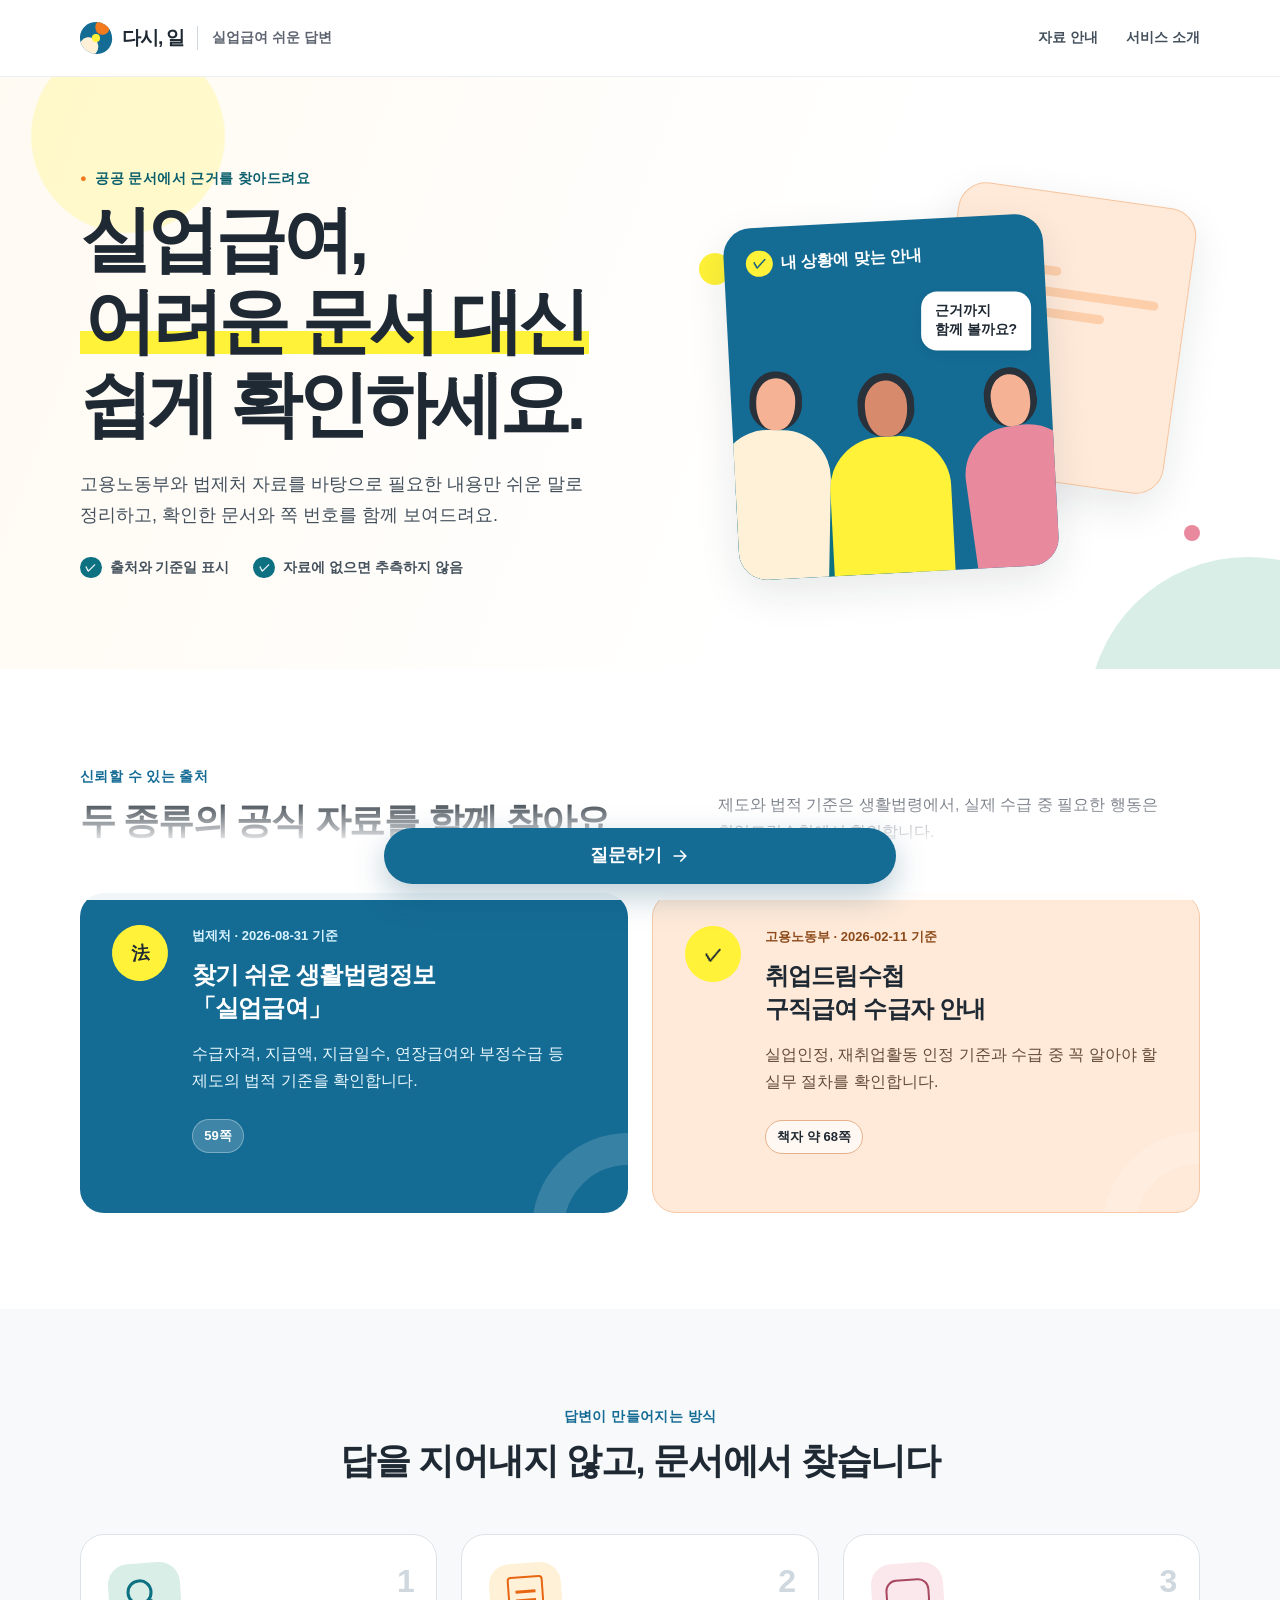
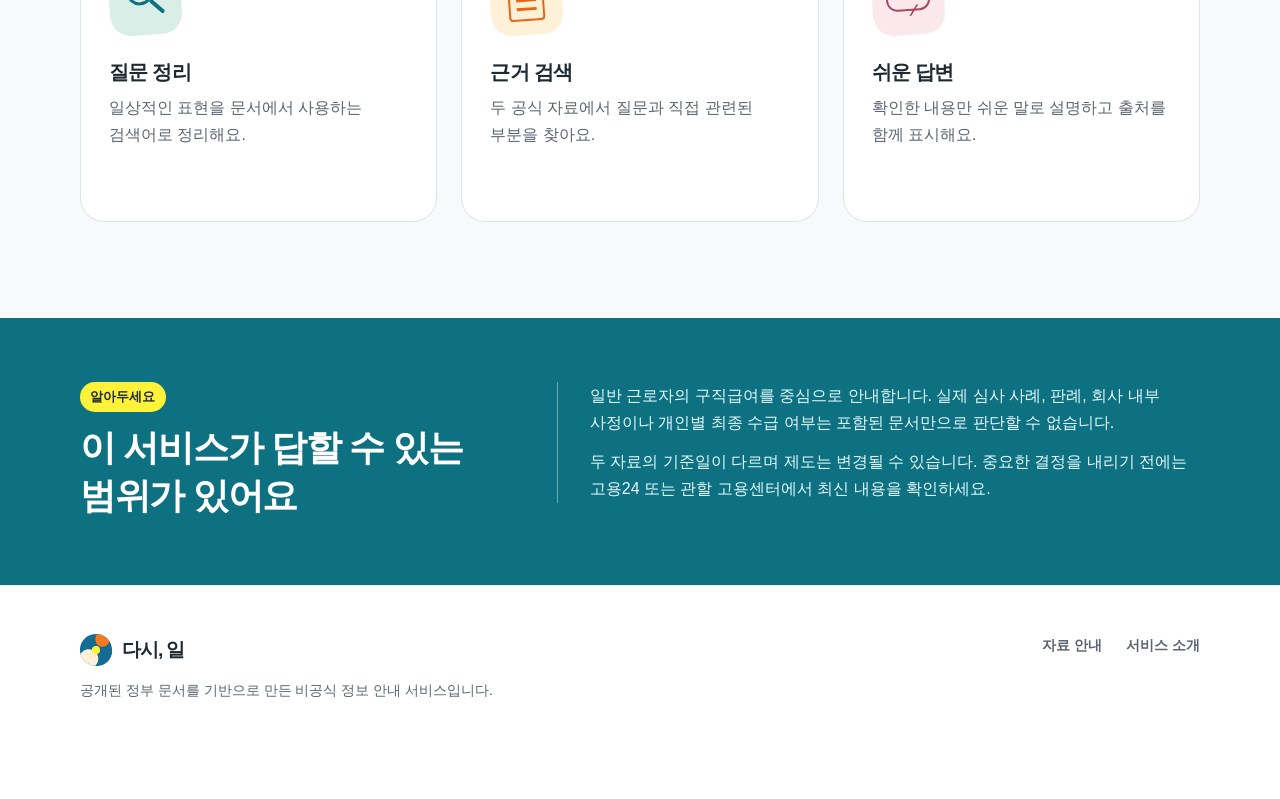
<file: static/index.html>
<!doctype html>
<html lang="ko">
<head>
  <meta charset="utf-8">
  <meta name="viewport" content="width=device-width, initial-scale=1">
  <meta name="description" content="고용노동부와 법제처 문서에서 실업급여 정보를 찾아 쉬운 말과 근거로 안내합니다.">
  <title>다시, 일 - 실업급여 쉬운 답변</title>
  <link rel="icon" href="/static/favicon.svg" type="image/svg+xml">
  <link rel="stylesheet" href="/static/css/tokens.css">
  <link rel="stylesheet" href="/static/css/components.css">
  <link rel="stylesheet" href="/static/css/app.css">
  <script src="/static/js/app.js" defer></script>
</head>
<body
  data-api-url="https://glejbvabumaf7sp46v5p4q5ieq0xzyqu.lambda-url.ap-northeast-2.on.aws/ask"
  data-feedback-url="https://glejbvabumaf7sp46v5p4q5ieq0xzyqu.lambda-url.ap-northeast-2.on.aws/feedback"
>
  <a class="skip-link" href="#main">본문으로 바로가기</a>

  <header class="site-header">
    <div class="container header-inner">
      <a class="brand" href="/" aria-label="다시, 일 홈">
        <span class="brand-mark" aria-hidden="true"><span></span></span>
        <span class="brand-name">다시, 일</span>
        <span class="brand-label">실업급여 쉬운 답변</span>
      </a>
      <nav class="site-nav" aria-label="주요 메뉴">
        <a href="#sources">자료 안내</a>
        <a href="#about">서비스 소개</a>
      </nav>
    </div>
  </header>

  <main id="main">
    <section class="hero" aria-labelledby="hero-title">
      <div class="container hero-grid">
        <div class="hero-copy">
          <p class="eyebrow"><span aria-hidden="true">●</span> 공공 문서에서 근거를 찾아드려요</p>
          <h1 id="hero-title">실업급여,<br><mark>어려운 문서 대신</mark> 쉽게 확인하세요.</h1>
          <p class="hero-description">
            고용노동부와 법제처 자료를 바탕으로 필요한 내용만 쉬운 말로 정리하고,
            확인한 문서와 쪽 번호를 함께 보여드려요.
          </p>
          <ul class="hero-points" aria-label="서비스 특징">
            <li><span class="point-icon" aria-hidden="true">✓</span> 출처와 기준일 표시</li>
            <li><span class="point-icon" aria-hidden="true">✓</span> 자료에 없으면 추측하지 않음</li>
          </ul>
        </div>

        <div class="hero-visual" aria-hidden="true">
          <div class="sun-dot sun-dot-one"></div>
          <div class="sun-dot sun-dot-two"></div>
          <div class="guide-card guide-card-back">
            <span class="guide-card-kicker">CHECK</span>
            <span class="guide-card-line short"></span>
            <span class="guide-card-line"></span>
            <span class="guide-card-line medium"></span>
          </div>
          <div class="guide-card guide-card-front">
            <div class="guide-card-head">
              <span class="guide-check">✓</span>
              <strong>내 상황에 맞는 안내</strong>
            </div>
            <div class="person-scene">
              <div class="person person-one"><i></i><b></b></div>
              <div class="person person-two"><i></i><b></b></div>
              <div class="person person-three"><i></i><b></b></div>
            </div>
            <div class="speech-bubble">근거까지<br>함께 볼까요?</div>
          </div>
        </div>
      </div>
    </section>

    <section id="sources" class="sources-section" aria-labelledby="sources-title">
      <div class="container">
        <div class="section-heading split-heading">
          <div>
            <p class="section-kicker">신뢰할 수 있는 출처</p>
            <h2 id="sources-title">두 종류의 공식 자료를 함께 찾아요</h2>
          </div>
          <p>제도와 법적 기준은 생활법령에서, 실제 수급 중 필요한 행동은 취업드림수첩에서 확인합니다.</p>
        </div>
        <div class="source-grid">
          <article class="source-card source-blue">
            <div class="source-icon" aria-hidden="true">法</div>
            <div>
              <span class="source-label">법제처 · 2026-08-31 기준</span>
              <h3>찾기 쉬운 생활법령정보<br>「실업급여」</h3>
              <p>수급자격, 지급액, 지급일수, 연장급여와 부정수급 등 제도의 법적 기준을 확인합니다.</p>
              <span class="page-count">59쪽</span>
            </div>
          </article>
          <article class="source-card source-orange">
            <div class="source-icon" aria-hidden="true">✓</div>
            <div>
              <span class="source-label">고용노동부 · 2026-02-11 기준</span>
              <h3>취업드림수첩<br>구직급여 수급자 안내</h3>
              <p>실업인정, 재취업활동 인정 기준과 수급 중 꼭 알아야 할 실무 절차를 확인합니다.</p>
              <span class="page-count">책자 약 68쪽</span>
            </div>
          </article>
        </div>
      </div>
    </section>

    <section id="about" class="how-section" aria-labelledby="how-title">
      <div class="container">
        <div class="section-heading centered-heading">
          <p class="section-kicker">답변이 만들어지는 방식</p>
          <h2 id="how-title">답을 지어내지 않고, 문서에서 찾습니다</h2>
        </div>
        <ol class="step-grid">
          <li>
            <span class="step-number">1</span>
            <div class="step-icon step-search" aria-hidden="true"></div>
            <h3>질문 정리</h3>
            <p>일상적인 표현을 문서에서 사용하는 검색어로 정리해요.</p>
          </li>
          <li>
            <span class="step-number">2</span>
            <div class="step-icon step-document" aria-hidden="true"></div>
            <h3>근거 검색</h3>
            <p>두 공식 자료에서 질문과 직접 관련된 부분을 찾아요.</p>
          </li>
          <li>
            <span class="step-number">3</span>
            <div class="step-icon step-answer" aria-hidden="true"></div>
            <h3>쉬운 답변</h3>
            <p>확인한 내용만 쉬운 말로 설명하고 출처를 함께 표시해요.</p>
          </li>
        </ol>
      </div>
    </section>

    <section class="scope-section">
      <div class="container scope-card">
        <div class="scope-title">
          <span aria-hidden="true">알아두세요</span>
          <h2>이 서비스가 답할 수 있는 범위가 있어요</h2>
        </div>
        <div class="scope-content">
          <p>일반 근로자의 구직급여를 중심으로 안내합니다. 실제 심사 사례, 판례, 회사 내부 사정이나 개인별 최종 수급 여부는 포함된 문서만으로 판단할 수 없습니다.</p>
          <p>두 자료의 기준일이 다르며 제도는 변경될 수 있습니다. 중요한 결정을 내리기 전에는 고용24 또는 관할 고용센터에서 최신 내용을 확인하세요.</p>
        </div>
      </div>
    </section>
  </main>

  <footer class="site-footer">
    <div class="container footer-inner">
      <div>
        <a class="brand footer-brand" href="/">
          <span class="brand-mark" aria-hidden="true"><span></span></span>
          <span class="brand-name">다시, 일</span>
        </a>
        <p>공개된 정부 문서를 기반으로 만든 비공식 정보 안내 서비스입니다.</p>
      </div>
      <div class="footer-links">
        <a href="#sources">자료 안내</a>
        <a href="#about">서비스 소개</a>
      </div>
    </div>
  </footer>

  <dialog id="question-dialog" class="question-dialog" aria-labelledby="question-dialog-title">
    <div class="dialog-panel">
      <div class="dialog-header">
        <div>
          <p class="section-kicker">질문하기</p>
          <h2 id="question-dialog-title">어떤 점이 궁금하신가요?</h2>
        </div>
        <button id="close-question-dialog" class="icon-button" type="button" aria-label="질문 창 닫기">×</button>
      </div>

      <div id="question-composer" class="question-card">
        <form id="ask-form" novalidate>
          <label class="sr-only" for="question">실업급여 질문</label>
          <textarea
            id="question"
            name="question"
            rows="4"
            maxlength="1000"
            placeholder="예: 계약기간이 끝나서 퇴사했는데 실업급여를 받을 수 있나요?"
            required
            aria-invalid="false"
            aria-describedby="question-help question-error"
          ></textarea>
          <div class="composer-footer">
            <p id="question-help" class="privacy-note">
              <span aria-hidden="true">ⓘ</span> 이름, 주민번호, 회사명 같은 개인정보는 입력하지 마세요.
            </p>
            <span id="char-count" class="char-count" aria-live="polite">0 / 1000</span>
          </div>
          <p id="question-error" class="field-error" role="alert"></p>

          <div class="examples" aria-labelledby="example-title">
            <p id="example-title">눌러서 바로 물어보세요</p>
            <div class="chip-row">
              <button class="chip example-chip" type="button">같은 회사에서 재계약한 뒤 계약만료되면 실업급여를 받을 수 있나요?</button>
              <button class="chip example-chip" type="button">실업급여 180일은 실제 출근일 기준인가요?</button>
              <button class="chip example-chip" type="button">2차 실업인정 때 취업특강만 들어도 되나요?</button>
              <button class="chip example-chip" type="button">실업급여 신청 전 단기알바 소득도 신고해야 하나요?</button>
              <button class="chip example-chip" type="button">재취업 후 계약이 끝나면 남은 실업급여를 다시 받을 수 있나요?</button>
            </div>
          </div>

          <div class="dialog-submit-bar">
            <button class="button button-primary" type="submit">
              <span>질문 보내기</span>
              <svg aria-hidden="true" viewBox="0 0 24 24"><path d="M5 12h14M13 6l6 6-6 6"/></svg>
            </button>
          </div>
        </form>
      </div>

      <section id="response-section" class="dialog-response" aria-label="질문 결과" hidden>
        <div id="loading" class="response-state loading-card" hidden aria-live="polite" aria-busy="true">
          <div class="loading-symbol" aria-hidden="true"><span></span><span></span><span></span></div>
          <div>
            <strong id="loading-title">관련 문서를 찾고 있어요</strong>
            <p id="loading-message">질문을 문서에 쓰인 표현으로 정리하고 있습니다.</p>
          </div>
        </div>

        <section id="answer-section" class="answer-section" hidden aria-labelledby="answer-title" tabindex="-1">
          <div class="answer-card">
            <div class="answer-head">
              <div>
                <span id="answer-status" class="status-badge status-confirmed">
                  <span aria-hidden="true">✓</span> 자료에서 확인했어요
                </span>
                <h2 id="answer-title">답변</h2>
              </div>
              <button id="copy-answer" class="icon-button" type="button" aria-label="답변 복사">
                <svg aria-hidden="true" viewBox="0 0 24 24"><rect x="8" y="8" width="11" height="11" rx="2"/><path d="M16 8V6a2 2 0 0 0-2-2H6a2 2 0 0 0-2 2v8a2 2 0 0 0 2 2h2"/></svg>
              </button>
            </div>
            <p class="answer-question"><span>내 질문</span> <span id="answer-question"></span></p>
            <div id="answer-content" class="answer-content"></div>
            <div id="refusal-help" class="refusal-help" hidden>
              <strong>이렇게 해보세요</strong>
              <ul>
                <li>상황을 조금 더 구체적으로 적어 다시 질문해 보세요. 예: 퇴사 사유, 근무 기간</li>
                <li>개인 상황은 고용노동부 고객상담센터 <a href="tel:1350">☎ 1350</a>이나 관할 고용센터에 문의하세요.</li>
              </ul>
            </div>
            <div id="answer-meta" class="answer-meta"></div>
          </div>

          <div id="citations-section" class="citations-block">
            <div class="subsection-heading">
              <div>
                <p class="section-kicker">확인한 자료</p>
                <h3>답변의 근거를 직접 확인해 보세요</h3>
              </div>
              <span id="citation-count" class="count-badge"></span>
            </div>
            <div id="citation-list" class="citation-list"></div>
          </div>

          <div class="decision-note">
            <span class="decision-note-icon" aria-hidden="true">!</span>
            <p><strong>최종 수급 여부는 고용센터가 개인 상황과 제출 서류를 확인해 판단합니다.</strong><br>이 답변은 공식 문서를 쉽게 찾아보기 위한 참고 정보예요.</p>
          </div>

          <section id="feedback-section" class="feedback-card" aria-labelledby="feedback-title">
            <div id="feedback-prompt">
              <h3 id="feedback-title">이 답변이 도움이 됐나요?</h3>
              <p>평가는 더 정확한 답변을 만드는 데 활용됩니다.</p>
              <div class="feedback-buttons">
                <button class="button button-secondary feedback-rating" type="button" data-rating="helpful" aria-label="도움이 됐어요">👍 도움이 됐어요</button>
                <button class="button button-secondary feedback-rating" type="button" data-rating="not_helpful" aria-label="도움이 안 됐어요">👎 아쉬워요</button>
              </div>
            </div>

            <form id="feedback-form" hidden>
              <fieldset>
                <legend>어떤 점이 아쉬웠나요?</legend>
                <label><input type="radio" name="feedback-reason" value="incorrect" required> 내용이 정확하지 않아요</label>
                <label><input type="radio" name="feedback-reason" value="missing"> 필요한 내용이 빠졌어요</label>
                <label><input type="radio" name="feedback-reason" value="source"> 근거가 답변과 맞지 않아요</label>
                <label><input type="radio" name="feedback-reason" value="unclear"> 설명이 이해하기 어려워요</label>
                <label><input type="radio" name="feedback-reason" value="other"> 그 밖의 이유</label>
              </fieldset>
              <label class="feedback-comment-label" for="feedback-comment">의견 (선택)</label>
              <textarea id="feedback-comment" rows="3" maxlength="500" placeholder="더 나아졌으면 하는 점을 알려주세요."></textarea>
              <button class="button button-primary" type="submit">의견 보내기</button>
            </form>

            <p id="feedback-thanks" class="feedback-thanks" role="status" hidden>의견을 보내주셔서 감사합니다.</p>
          </section>
        </section>

        <div id="error-state" class="response-state error-card" hidden role="alert">
          <span class="error-symbol" aria-hidden="true">!</span>
          <div>
            <strong>답변을 불러오지 못했어요</strong>
            <p>일시적인 문제일 수 있어요. 입력한 질문은 그대로 남아 있으니 다시 시도해 주세요.</p>
          </div>
          <button id="retry-button" class="button button-secondary" type="button">다시 시도</button>
        </div>

        <div id="response-actions" class="response-actions" hidden>
          <button id="ask-another-button" class="button button-secondary" type="button">다른 질문하기</button>
        </div>
      </section>
    </div>
  </dialog>

  <div class="floating-ask-bar">
    <button id="open-question-dialog" class="button button-primary floating-ask-button" type="button" aria-haspopup="dialog" aria-controls="question-dialog">
      질문하기
      <svg aria-hidden="true" viewBox="0 0 24 24"><path d="M5 12h14M13 6l6 6-6 6"/></svg>
    </button>
  </div>

  <div id="toast" class="toast" hidden role="status" aria-live="polite"></div>
</body>
</html>
</file>
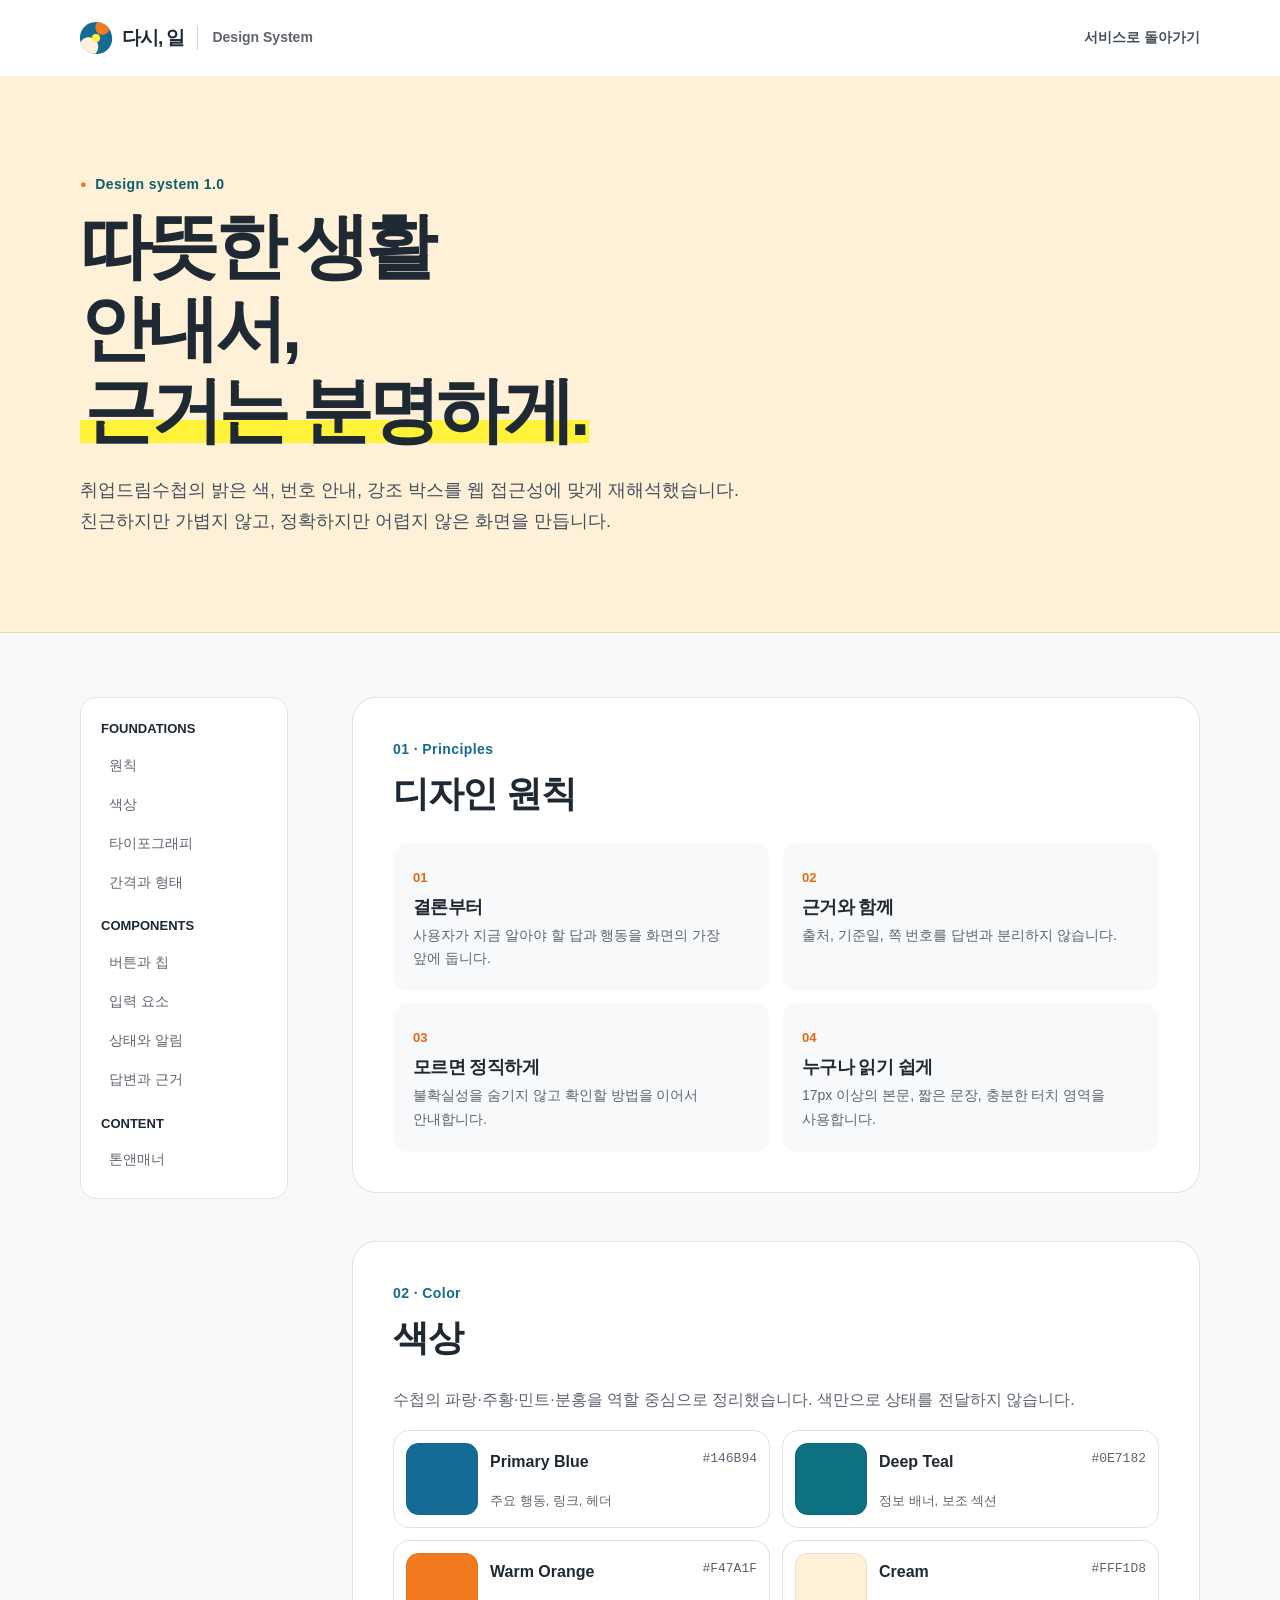
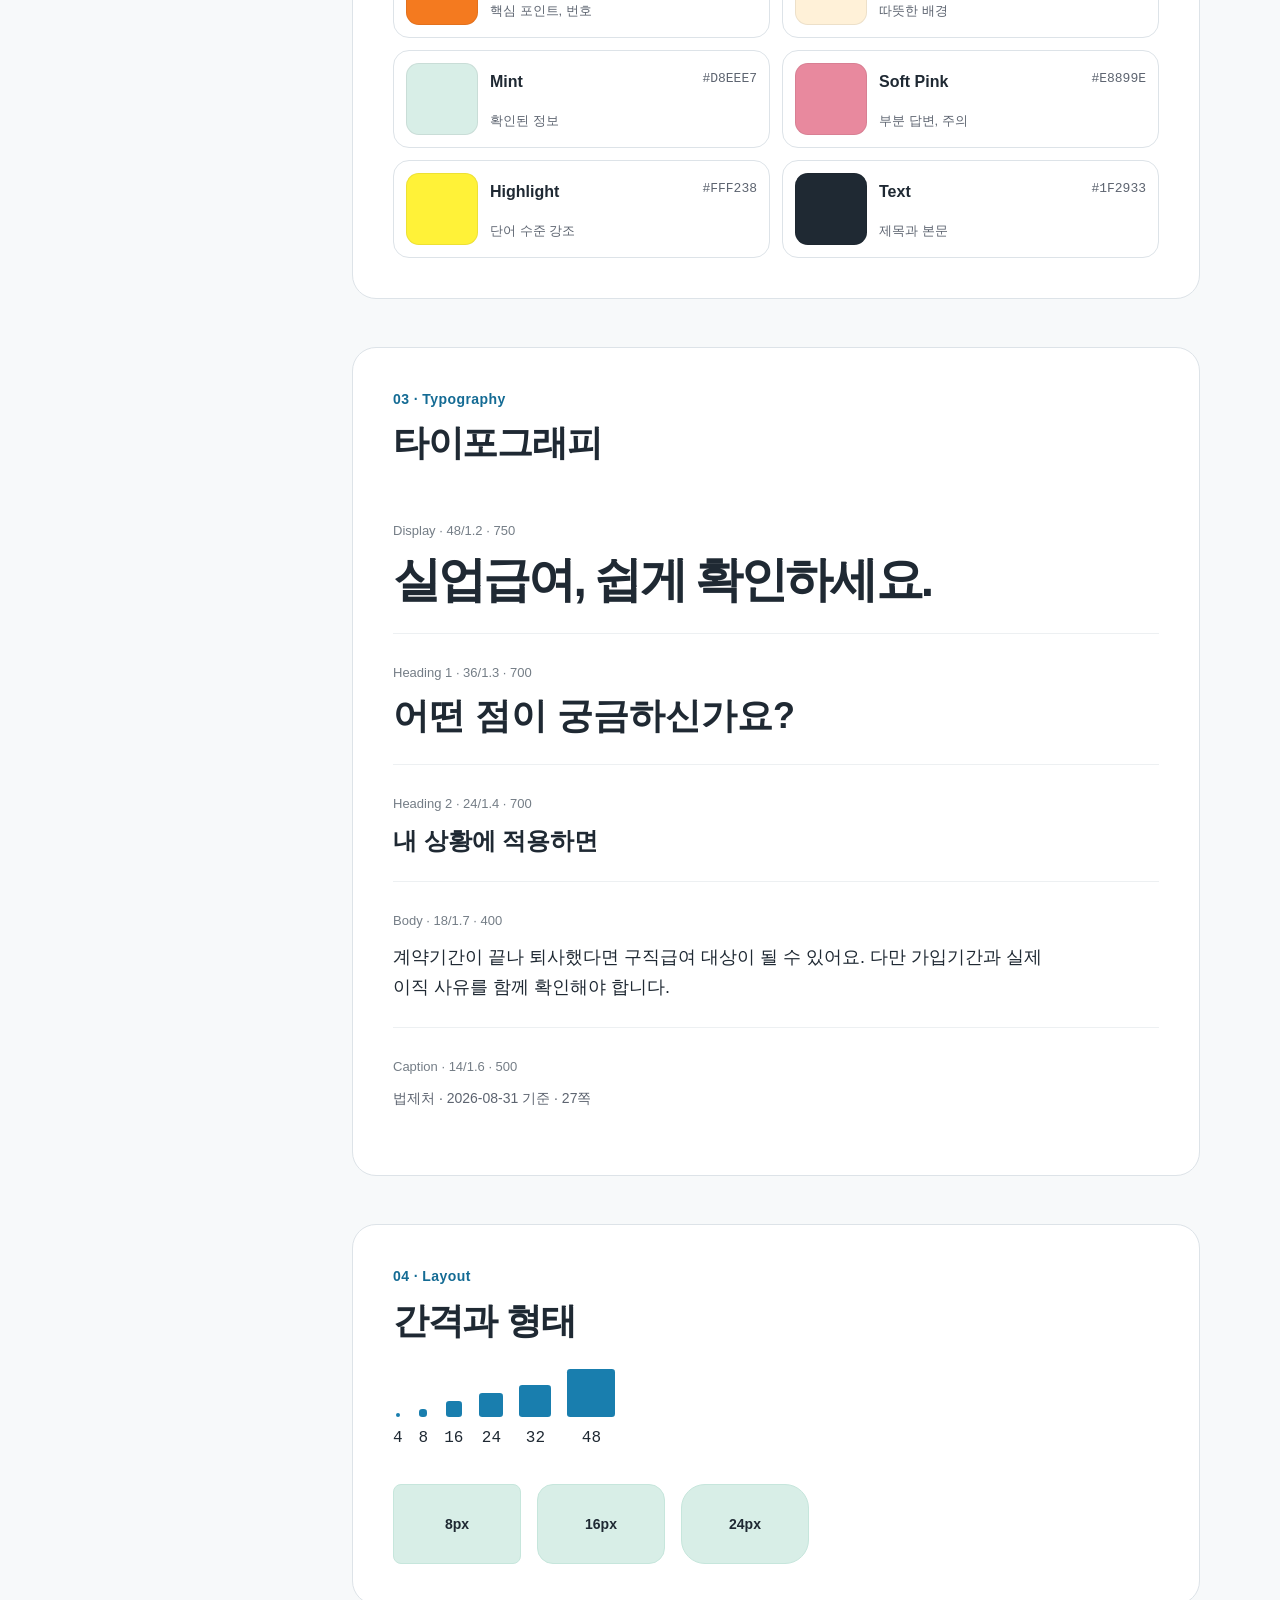
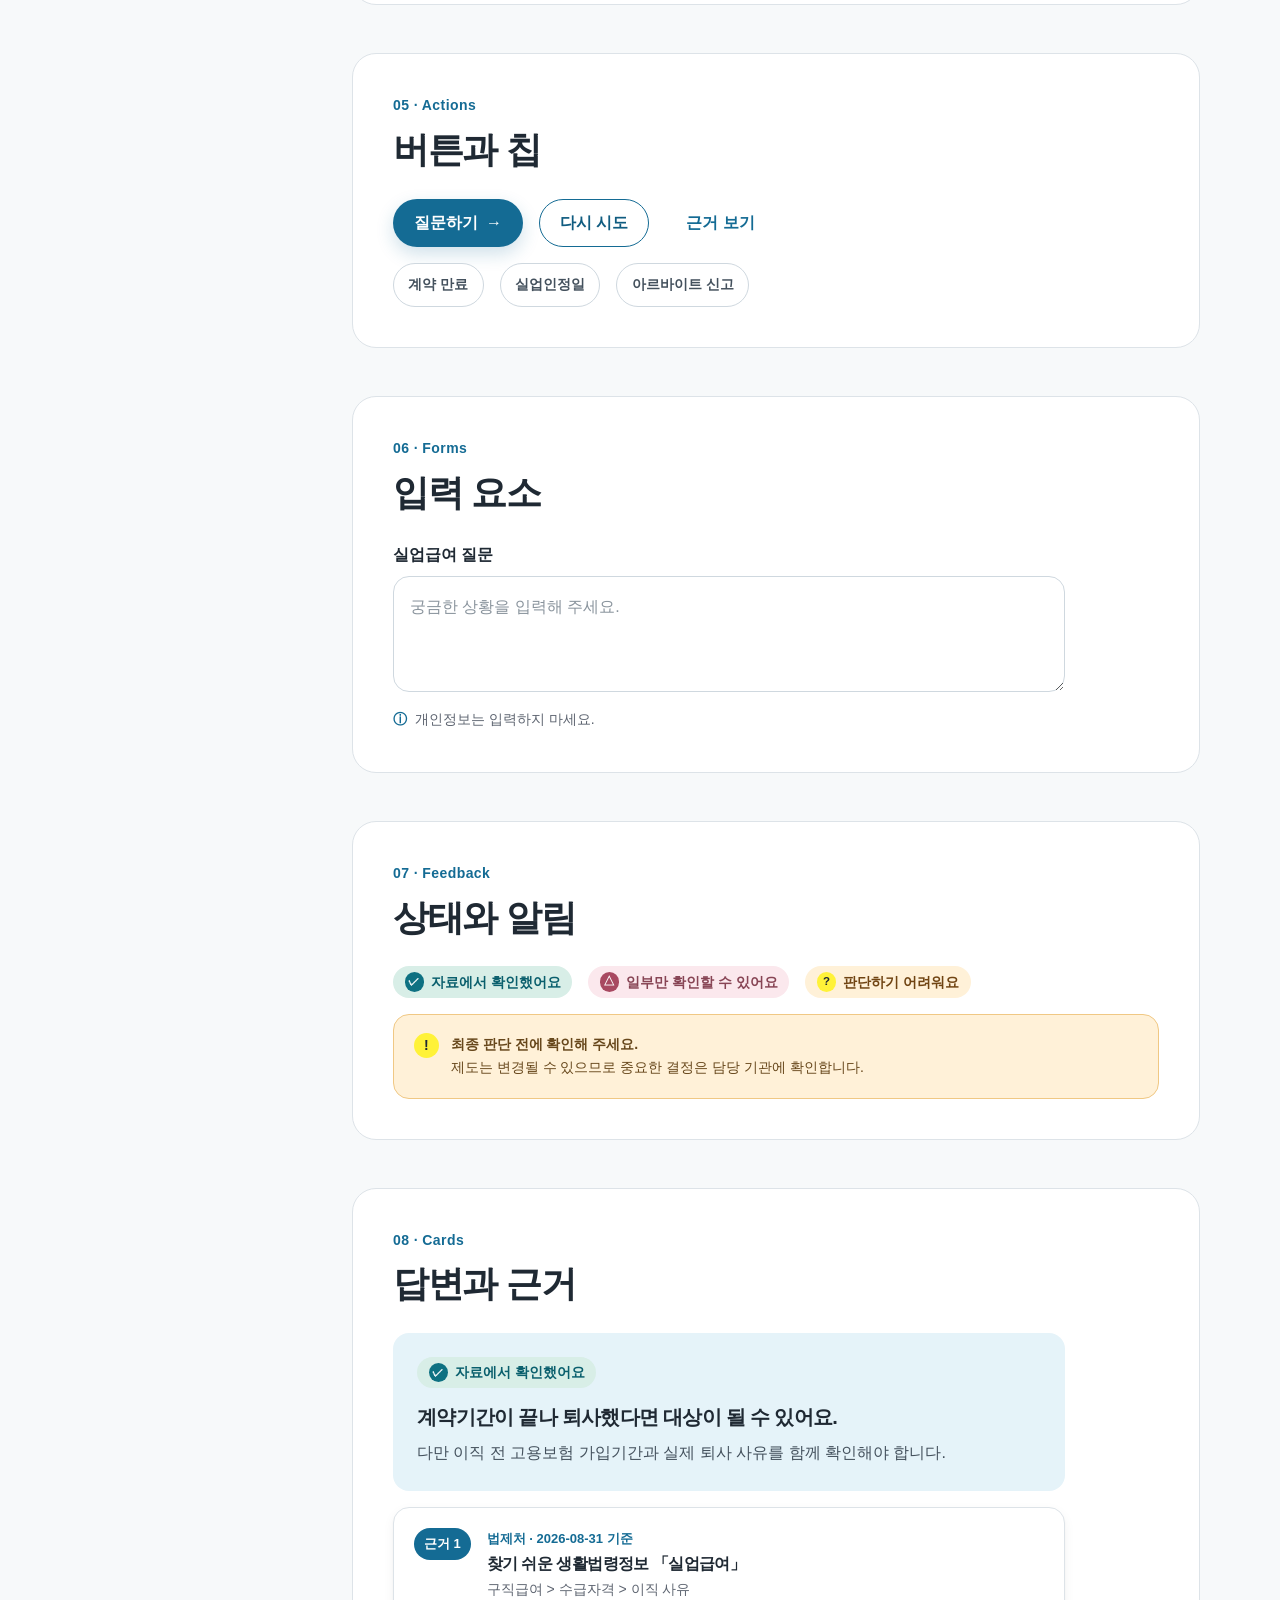
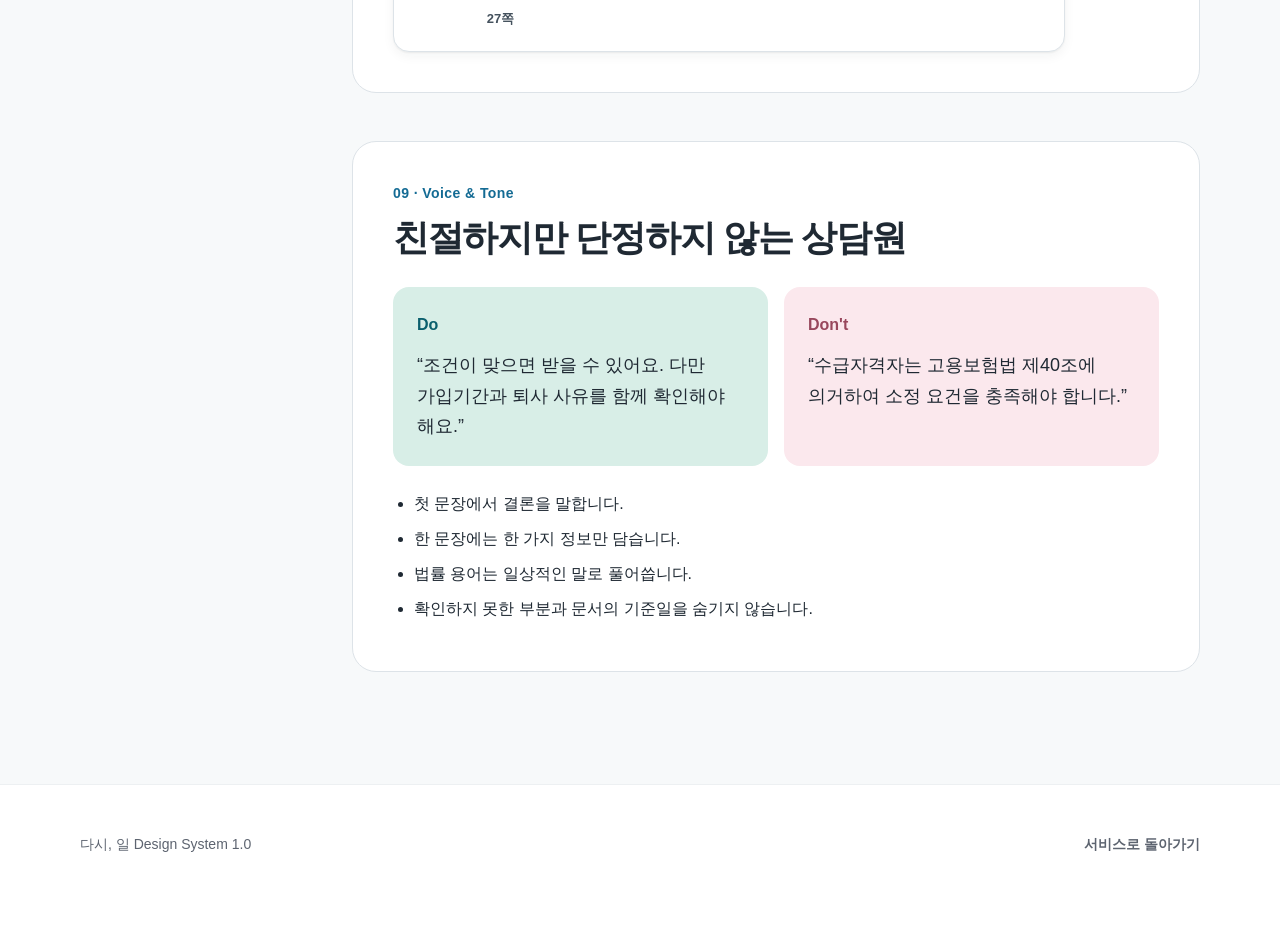
<file: static/design-system.html>
<!doctype html>
<html lang="ko">
<head>
  <meta charset="utf-8">
  <meta name="viewport" content="width=device-width, initial-scale=1">
  <title>디자인 시스템 — 다시, 일</title>
  <link rel="icon" href="/static/favicon.svg" type="image/svg+xml">
  <link rel="stylesheet" href="/static/css/tokens.css">
  <link rel="stylesheet" href="/static/css/components.css">
  <link rel="stylesheet" href="/static/css/app.css">
</head>
<body class="system-page">
  <a class="skip-link" href="#main">본문으로 바로가기</a>
  <header class="site-header">
    <div class="container header-inner">
      <a class="brand" href="/">
        <span class="brand-mark" aria-hidden="true"><span></span></span>
        <span class="brand-name">다시, 일</span>
        <span class="brand-label">Design System</span>
      </a>
      <nav class="site-nav" aria-label="주요 메뉴">
        <a href="/">서비스로 돌아가기</a>
      </nav>
    </div>
  </header>

  <main id="main" class="system-main">
    <section class="system-hero">
      <div class="container">
        <p class="eyebrow"><span aria-hidden="true">●</span> Design system 1.0</p>
        <h1>따뜻한 생활 안내서,<br><mark>근거는 분명하게.</mark></h1>
        <p>취업드림수첩의 밝은 색, 번호 안내, 강조 박스를 웹 접근성에 맞게 재해석했습니다. 친근하지만 가볍지 않고, 정확하지만 어렵지 않은 화면을 만듭니다.</p>
      </div>
    </section>

    <div class="container system-layout">
      <aside class="system-nav" aria-label="디자인 시스템 목차">
        <strong>Foundations</strong>
        <a href="#principles">원칙</a>
        <a href="#colors">색상</a>
        <a href="#type">타이포그래피</a>
        <a href="#spacing">간격과 형태</a>
        <strong>Components</strong>
        <a href="#buttons">버튼과 칩</a>
        <a href="#forms">입력 요소</a>
        <a href="#statuses">상태와 알림</a>
        <a href="#cards">답변과 근거</a>
        <strong>Content</strong>
        <a href="#voice">톤앤매너</a>
      </aside>

      <div class="system-content">
        <section id="principles" class="system-section">
          <p class="section-kicker">01 · Principles</p>
          <h2>디자인 원칙</h2>
          <div class="principle-grid">
            <article><span>01</span><h3>결론부터</h3><p>사용자가 지금 알아야 할 답과 행동을 화면의 가장 앞에 둡니다.</p></article>
            <article><span>02</span><h3>근거와 함께</h3><p>출처, 기준일, 쪽 번호를 답변과 분리하지 않습니다.</p></article>
            <article><span>03</span><h3>모르면 정직하게</h3><p>불확실성을 숨기지 않고 확인할 방법을 이어서 안내합니다.</p></article>
            <article><span>04</span><h3>누구나 읽기 쉽게</h3><p>17px 이상의 본문, 짧은 문장, 충분한 터치 영역을 사용합니다.</p></article>
          </div>
        </section>

        <section id="colors" class="system-section">
          <p class="section-kicker">02 · Color</p>
          <h2>색상</h2>
          <p class="system-description">수첩의 파랑·주황·민트·분홍을 역할 중심으로 정리했습니다. 색만으로 상태를 전달하지 않습니다.</p>
          <div class="swatch-grid">
            <article class="swatch"><div style="--swatch:#146B94"></div><strong>Primary Blue</strong><code>#146B94</code><p>주요 행동, 링크, 헤더</p></article>
            <article class="swatch"><div style="--swatch:#0E7182"></div><strong>Deep Teal</strong><code>#0E7182</code><p>정보 배너, 보조 섹션</p></article>
            <article class="swatch"><div style="--swatch:#F47A1F"></div><strong>Warm Orange</strong><code>#F47A1F</code><p>핵심 포인트, 번호</p></article>
            <article class="swatch"><div style="--swatch:#FFF1D8"></div><strong>Cream</strong><code>#FFF1D8</code><p>따뜻한 배경</p></article>
            <article class="swatch"><div style="--swatch:#D8EEE7"></div><strong>Mint</strong><code>#D8EEE7</code><p>확인된 정보</p></article>
            <article class="swatch"><div style="--swatch:#E8899E"></div><strong>Soft Pink</strong><code>#E8899E</code><p>부분 답변, 주의</p></article>
            <article class="swatch"><div style="--swatch:#FFF238"></div><strong>Highlight</strong><code>#FFF238</code><p>단어 수준 강조</p></article>
            <article class="swatch"><div style="--swatch:#1F2933"></div><strong>Text</strong><code>#1F2933</code><p>제목과 본문</p></article>
          </div>
        </section>

        <section id="type" class="system-section">
          <p class="section-kicker">03 · Typography</p>
          <h2>타이포그래피</h2>
          <div class="type-specimens">
            <div><span>Display · 48/1.2 · 750</span><p class="type-display">실업급여, 쉽게 확인하세요.</p></div>
            <div><span>Heading 1 · 36/1.3 · 700</span><p class="type-h1">어떤 점이 궁금하신가요?</p></div>
            <div><span>Heading 2 · 24/1.4 · 700</span><p class="type-h2">내 상황에 적용하면</p></div>
            <div><span>Body · 18/1.7 · 400</span><p class="type-body">계약기간이 끝나 퇴사했다면 구직급여 대상이 될 수 있어요. 다만 가입기간과 실제 이직 사유를 함께 확인해야 합니다.</p></div>
            <div><span>Caption · 14/1.6 · 500</span><p class="type-caption">법제처 · 2026-08-31 기준 · 27쪽</p></div>
          </div>
        </section>

        <section id="spacing" class="system-section">
          <p class="section-kicker">04 · Layout</p>
          <h2>간격과 형태</h2>
          <div class="token-row">
            <div><span class="space-block s1"></span><code>4</code></div>
            <div><span class="space-block s2"></span><code>8</code></div>
            <div><span class="space-block s3"></span><code>16</code></div>
            <div><span class="space-block s4"></span><code>24</code></div>
            <div><span class="space-block s5"></span><code>32</code></div>
            <div><span class="space-block s6"></span><code>48</code></div>
          </div>
          <div class="radius-row">
            <div class="radius-sample radius-small">8px</div>
            <div class="radius-sample radius-medium">16px</div>
            <div class="radius-sample radius-large">24px</div>
          </div>
        </section>

        <section id="buttons" class="system-section">
          <p class="section-kicker">05 · Actions</p>
          <h2>버튼과 칩</h2>
          <div class="component-demo inline-demo">
            <button class="button button-primary" type="button">질문하기 <span aria-hidden="true">→</span></button>
            <button class="button button-secondary" type="button">다시 시도</button>
            <button class="button button-ghost" type="button">근거 보기</button>
          </div>
          <div class="component-demo inline-demo">
            <button class="chip" type="button">계약 만료</button>
            <button class="chip" type="button">실업인정일</button>
            <button class="chip" type="button">아르바이트 신고</button>
          </div>
        </section>

        <section id="forms" class="system-section">
          <p class="section-kicker">06 · Forms</p>
          <h2>입력 요소</h2>
          <div class="component-demo form-demo">
            <label for="system-question">실업급여 질문</label>
            <textarea id="system-question" rows="3" placeholder="궁금한 상황을 입력해 주세요."></textarea>
            <p class="privacy-note"><span aria-hidden="true">ⓘ</span> 개인정보는 입력하지 마세요.</p>
          </div>
        </section>

        <section id="statuses" class="system-section">
          <p class="section-kicker">07 · Feedback</p>
          <h2>상태와 알림</h2>
          <div class="component-demo inline-demo">
            <span class="status-badge status-confirmed"><span aria-hidden="true">✓</span> 자료에서 확인했어요</span>
            <span class="status-badge status-partial"><span aria-hidden="true">△</span> 일부만 확인할 수 있어요</span>
            <span class="status-badge status-unknown"><span aria-hidden="true">?</span> 판단하기 어려워요</span>
          </div>
          <div class="decision-note component-demo">
            <span class="decision-note-icon" aria-hidden="true">!</span>
            <p><strong>최종 판단 전에 확인해 주세요.</strong><br>제도는 변경될 수 있으므로 중요한 결정은 담당 기관에 확인합니다.</p>
          </div>
        </section>

        <section id="cards" class="system-section">
          <p class="section-kicker">08 · Cards</p>
          <h2>답변과 근거</h2>
          <div class="component-demo sample-answer-card">
            <span class="status-badge status-confirmed"><span aria-hidden="true">✓</span> 자료에서 확인했어요</span>
            <h3>계약기간이 끝나 퇴사했다면 대상이 될 수 있어요.</h3>
            <p>다만 이직 전 고용보험 가입기간과 실제 퇴사 사유를 함께 확인해야 합니다.</p>
          </div>
          <article class="citation-card component-demo">
            <span class="citation-number">근거 1</span>
            <div class="citation-body">
              <span class="citation-publisher">법제처 · 2026-08-31 기준</span>
              <h4>찾기 쉬운 생활법령정보 「실업급여」</h4>
              <p>구직급여 &gt; 수급자격 &gt; 이직 사유</p>
              <span class="citation-page">27쪽</span>
            </div>
          </article>
        </section>

        <section id="voice" class="system-section">
          <p class="section-kicker">09 · Voice &amp; Tone</p>
          <h2>친절하지만 단정하지 않는 상담원</h2>
          <div class="voice-grid">
            <article class="voice-do"><span>Do</span><p>“조건이 맞으면 받을 수 있어요. 다만 가입기간과 퇴사 사유를 함께 확인해야 해요.”</p></article>
            <article class="voice-dont"><span>Don't</span><p>“수급자격자는 고용보험법 제40조에 의거하여 소정 요건을 충족해야 합니다.”</p></article>
          </div>
          <ul class="voice-rules">
            <li>첫 문장에서 결론을 말합니다.</li>
            <li>한 문장에는 한 가지 정보만 담습니다.</li>
            <li>법률 용어는 일상적인 말로 풀어씁니다.</li>
            <li>확인하지 못한 부분과 문서의 기준일을 숨기지 않습니다.</li>
          </ul>
        </section>
      </div>
    </div>
  </main>

  <footer class="site-footer">
    <div class="container footer-inner">
      <p>다시, 일 Design System 1.0</p>
      <a href="/">서비스로 돌아가기</a>
    </div>
  </footer>
</body>
</html>
</file>
<file: static/css/tokens.css>
:root {
  color-scheme: light;

  /* Brand */
  --blue-900: #0b4d6d;
  --blue-800: #105c80;
  --blue-700: #146b94;
  --blue-600: #197eae;
  --blue-100: #e5f3f9;
  --teal-800: #0a5f6d;
  --teal-700: #0e7182;
  --teal-100: #dff2f1;
  --orange-600: #e76612;
  --orange-500: #f47a1f;
  --orange-100: #ffead9;
  --cream-100: #fff1d8;
  --cream-50: #fffaf2;
  --mint-200: #c6e6dc;
  --mint-100: #d8eee7;
  --pink-500: #e8899e;
  --pink-100: #fbe8ed;
  --yellow-400: #fff238;
  --red-700: #a93a3a;
  --red-100: #fde8e8;

  /* Neutral */
  --ink-950: #16212a;
  --ink-900: #1f2933;
  --ink-700: #44515d;
  --ink-600: #5d6470;
  --ink-500: #747d86;
  --line-300: #cfd8df;
  --line-200: #dde3e8;
  --line-100: #edf0f2;
  --surface: #ffffff;
  --surface-muted: #f7f9fa;

  /* Semantic */
  --color-primary: var(--blue-700);
  --color-primary-hover: var(--blue-800);
  --color-focus: var(--orange-500);
  --color-text: var(--ink-900);
  --color-text-muted: var(--ink-600);
  --color-border: var(--line-200);
  --color-background: var(--cream-50);

  /* Typography */
  --font-sans: "Pretendard Variable", Pretendard, "Noto Sans KR", -apple-system, BlinkMacSystemFont, "Segoe UI", sans-serif;
  --text-xs: 0.8125rem;
  --text-sm: 0.875rem;
  --text-md: 1rem;
  --text-lg: 1.125rem;
  --text-xl: 1.25rem;
  --text-2xl: 1.5rem;
  --text-3xl: clamp(1.75rem, 3vw, 2.25rem);
  --text-display: clamp(2.35rem, 5.8vw, 4.5rem);

  /* Spacing */
  --space-1: 0.25rem;
  --space-2: 0.5rem;
  --space-3: 0.75rem;
  --space-4: 1rem;
  --space-5: 1.5rem;
  --space-6: 2rem;
  --space-7: 3rem;
  --space-8: 4rem;
  --space-9: 6rem;

  /* Shape */
  --radius-sm: 0.5rem;
  --radius-md: 1rem;
  --radius-lg: 1.5rem;
  --radius-xl: 2rem;
  --radius-pill: 999px;
  --shadow-sm: 0 1px 2px rgb(22 33 42 / 6%), 0 4px 12px rgb(22 33 42 / 5%);
  --shadow-md: 0 14px 40px rgb(22 33 42 / 10%);
  --container: 70rem;
  --reading: 45rem;
}

*,
*::before,
*::after {
  box-sizing: border-box;
}

html {
  scroll-behavior: smooth;
}

body {
  margin: 0;
  color: var(--color-text);
  background: var(--surface);
  font-family: var(--font-sans);
  font-size: var(--text-md);
  line-height: 1.7;
  word-break: keep-all;
  overflow-wrap: break-word;
  -webkit-font-smoothing: antialiased;
}

button,
textarea,
input,
select {
  font: inherit;
}

button,
a {
  -webkit-tap-highlight-color: transparent;
}

a {
  color: inherit;
}

img,
svg {
  display: block;
  max-width: 100%;
}

h1,
h2,
h3,
h4,
p {
  margin-top: 0;
}

h1,
h2,
h3,
h4 {
  line-height: 1.35;
  letter-spacing: -0.035em;
}

mark {
  color: inherit;
  background: linear-gradient(transparent 62%, var(--yellow-400) 62% 91%, transparent 91%);
  padding-inline: 0.05em;
}

.container {
  width: min(calc(100% - 2rem), var(--container));
  margin-inline: auto;
}

.sr-only {
  position: absolute;
  width: 1px;
  height: 1px;
  padding: 0;
  margin: -1px;
  overflow: hidden;
  clip: rect(0, 0, 0, 0);
  white-space: nowrap;
  border: 0;
}

[hidden] {
  display: none !important;
}

:focus-visible {
  outline: 3px solid var(--color-focus);
  outline-offset: 3px;
}

::selection {
  color: var(--ink-950);
  background: var(--yellow-400);
}

@media (prefers-reduced-motion: reduce) {
  html { scroll-behavior: auto; }
  *, *::before, *::after {
    animation-duration: 0.01ms !important;
    animation-iteration-count: 1 !important;
    transition-duration: 0.01ms !important;
  }
}
</file>
<file: static/css/components.css>
.skip-link {
  position: fixed;
  z-index: 1000;
  top: var(--space-3);
  left: var(--space-3);
  transform: translateY(-200%);
  padding: 0.7rem 1rem;
  color: white;
  background: var(--blue-900);
  border-radius: var(--radius-sm);
  font-weight: 700;
}

.skip-link:focus {
  transform: translateY(0);
}

.brand {
  display: inline-flex;
  align-items: center;
  gap: 0.65rem;
  color: var(--ink-900);
  text-decoration: none;
}

.brand-mark {
  position: relative;
  display: grid;
  width: 2rem;
  height: 2rem;
  place-items: center;
  overflow: hidden;
  background: var(--blue-700);
  border-radius: 50% 50% 48% 52%;
  transform: rotate(-9deg);
}

.brand-mark::before,
.brand-mark::after,
.brand-mark span {
  position: absolute;
  content: "";
  border-radius: 50%;
}

.brand-mark::before {
  width: 1.2rem;
  height: 1.2rem;
  left: -0.15rem;
  bottom: -0.05rem;
  background: var(--cream-100);
}

.brand-mark::after {
  width: 0.9rem;
  height: 0.9rem;
  right: 0.05rem;
  top: -0.05rem;
  background: var(--orange-500);
}

.brand-mark span {
  z-index: 1;
  width: 0.48rem;
  height: 0.48rem;
  background: var(--yellow-400);
}

.brand-name {
  font-size: 1.2rem;
  font-weight: 800;
  letter-spacing: -0.06em;
}

.brand-label {
  margin-left: 0.15rem;
  padding-left: 0.9rem;
  color: var(--ink-600);
  border-left: 1px solid var(--line-300);
  font-size: var(--text-sm);
  font-weight: 600;
}

.button {
  min-height: 3rem;
  display: inline-flex;
  align-items: center;
  justify-content: center;
  gap: var(--space-2);
  padding: 0.75rem 1.25rem;
  border: 1px solid transparent;
  border-radius: var(--radius-pill);
  cursor: pointer;
  font-weight: 750;
  line-height: 1.2;
  transition: transform 160ms ease, background-color 160ms ease, border-color 160ms ease;
}

.button:hover:not(:disabled) {
  transform: translateY(-1px);
}

.button:disabled {
  cursor: not-allowed;
  opacity: 0.55;
}

.button-primary {
  color: white;
  background: var(--color-primary);
  box-shadow: 0 7px 18px rgb(20 107 148 / 20%);
}

.button-primary:hover:not(:disabled) {
  background: var(--color-primary-hover);
}

.button-primary svg {
  width: 1.25rem;
  fill: none;
  stroke: currentColor;
  stroke-linecap: round;
  stroke-linejoin: round;
  stroke-width: 2;
}

.button-secondary {
  color: var(--blue-800);
  background: white;
  border-color: var(--blue-700);
}

.button-secondary:hover:not(:disabled) {
  background: var(--blue-100);
}

.button-ghost {
  color: var(--blue-700);
  background: transparent;
}

.button-ghost:hover:not(:disabled) {
  background: var(--blue-100);
}

.chip-row {
  display: flex;
  flex-wrap: wrap;
  gap: var(--space-2);
}

.chip {
  min-height: 2.75rem;
  padding: 0.55rem 0.9rem;
  color: var(--ink-700);
  background: var(--surface);
  border: 1px solid var(--line-300);
  border-radius: var(--radius-pill);
  cursor: pointer;
  font-size: var(--text-sm);
  font-weight: 600;
  line-height: 1.35;
  text-align: left;
  transition: color 160ms ease, background-color 160ms ease, border-color 160ms ease;
}

.chip:hover {
  color: var(--blue-800);
  background: var(--blue-100);
  border-color: var(--blue-600);
}

.section-kicker,
.eyebrow {
  margin-bottom: var(--space-2);
  color: var(--blue-700);
  font-size: var(--text-sm);
  font-weight: 800;
  letter-spacing: 0.03em;
}

.eyebrow {
  display: flex;
  align-items: center;
  gap: var(--space-2);
  color: var(--teal-800);
}

.eyebrow span {
  color: var(--orange-500);
  font-size: 0.7rem;
}

.status-badge {
  width: fit-content;
  display: inline-flex;
  align-items: center;
  gap: 0.45rem;
  padding: 0.38rem 0.72rem;
  border-radius: var(--radius-pill);
  font-size: var(--text-sm);
  font-weight: 750;
  line-height: 1.35;
}

.status-badge > span {
  display: grid;
  width: 1.2rem;
  height: 1.2rem;
  place-items: center;
  border-radius: 50%;
  font-size: 0.72rem;
}

.status-confirmed {
  color: var(--teal-800);
  background: var(--mint-100);
}

.status-confirmed > span {
  color: white;
  background: var(--teal-700);
}

.status-partial {
  color: #874454;
  background: var(--pink-100);
}

.status-partial > span {
  color: white;
  background: #a84961;
}

.status-unknown {
  color: #704412;
  background: var(--cream-100);
}

.status-unknown > span {
  color: var(--ink-900);
  background: var(--yellow-400);
}

.icon-button {
  width: 2.75rem;
  height: 2.75rem;
  display: grid;
  flex: none;
  place-items: center;
  color: var(--ink-600);
  background: var(--surface-muted);
  border: 1px solid var(--line-200);
  border-radius: 50%;
  cursor: pointer;
}

.icon-button:hover {
  color: var(--blue-700);
  background: var(--blue-100);
}

.icon-button svg {
  width: 1.25rem;
  fill: none;
  stroke: currentColor;
  stroke-width: 1.8;
}

textarea {
  width: 100%;
  color: var(--ink-900);
  background: white;
  border: 1.5px solid var(--line-300);
  border-radius: var(--radius-md);
  resize: vertical;
  transition: border-color 160ms ease, box-shadow 160ms ease;
}

textarea::placeholder {
  color: #8a949d;
}

textarea:hover {
  border-color: var(--blue-600);
}

textarea:focus {
  border-color: var(--blue-700);
  outline: 0;
  box-shadow: 0 0 0 4px rgb(20 107 148 / 12%);
}

.privacy-note {
  display: flex;
  gap: var(--space-2);
  margin: 0;
  color: var(--ink-600);
  font-size: var(--text-sm);
}

.privacy-note span {
  flex: none;
  color: var(--blue-700);
  font-weight: 800;
}

.field-error {
  min-height: 1.5rem;
  margin: var(--space-2) 0 0;
  color: var(--red-700);
  font-size: var(--text-sm);
  font-weight: 650;
}

.decision-note {
  display: flex;
  align-items: flex-start;
  gap: var(--space-3);
  padding: 1.15rem 1.25rem;
  color: #67471b;
  background: var(--cream-100);
  border: 1px solid #f0c884;
  border-radius: var(--radius-md);
}

.decision-note p {
  margin: 0;
  font-size: var(--text-sm);
  line-height: 1.65;
}

.decision-note-icon {
  width: 1.55rem;
  height: 1.55rem;
  display: grid;
  flex: none;
  place-items: center;
  color: var(--ink-900);
  background: var(--yellow-400);
  border-radius: 50%;
  font-size: var(--text-sm);
  font-weight: 900;
}

.citation-card {
  position: relative;
  display: grid;
  grid-template-columns: auto 1fr;
  gap: var(--space-4);
  padding: 1.25rem;
  background: var(--surface);
  border: 1px solid var(--line-200);
  border-radius: var(--radius-md);
  box-shadow: var(--shadow-sm);
}

.citation-number {
  align-self: start;
  padding: 0.32rem 0.62rem;
  color: white;
  background: var(--blue-700);
  border-radius: var(--radius-pill);
  font-size: var(--text-xs);
  font-weight: 800;
  white-space: nowrap;
}

.citation-body {
  min-width: 0;
}

.citation-publisher {
  display: block;
  margin-bottom: 0.2rem;
  color: var(--blue-700);
  font-size: var(--text-xs);
  font-weight: 750;
}

.citation-body h4 {
  margin: 0 0 0.25rem;
  font-size: var(--text-md);
}

.citation-body p {
  margin: 0;
  color: var(--ink-600);
  font-size: var(--text-sm);
  line-height: 1.55;
}

.citation-page {
  display: inline-block;
  margin-top: var(--space-2);
  color: var(--ink-700);
  font-size: var(--text-xs);
  font-weight: 700;
}
</file>
<file: static/css/app.css>
.site-header {
  position: relative;
  z-index: 20;
  background: rgb(255 255 255 / 94%);
  border-bottom: 1px solid var(--line-100);
  backdrop-filter: blur(12px);
}

.header-inner {
  min-height: 4.75rem;
  display: flex;
  align-items: center;
  justify-content: space-between;
  gap: var(--space-5);
}

.site-nav {
  display: flex;
  align-items: center;
  gap: 1.75rem;
}

.site-nav a {
  color: var(--ink-700);
  text-decoration: none;
  font-size: var(--text-sm);
  font-weight: 650;
}

.site-nav a:hover {
  color: var(--blue-700);
}

.hero {
  position: relative;
  overflow: hidden;
  background:
    radial-gradient(circle at 10% 10%, rgb(255 242 56 / 22%) 0 6rem, transparent 6.1rem),
    linear-gradient(110deg, var(--cream-50) 0%, white 64%);
}

.hero::after {
  position: absolute;
  width: 20rem;
  height: 20rem;
  right: -8rem;
  bottom: -13rem;
  content: "";
  background: var(--mint-100);
  border-radius: 50%;
}

.hero-grid {
  min-height: 37rem;
  display: grid;
  grid-template-columns: minmax(0, 1.1fr) minmax(22rem, 0.9fr);
  align-items: center;
  gap: clamp(2rem, 6vw, 6rem);
  padding-block: var(--space-8);
}

.hero-copy {
  position: relative;
  z-index: 2;
}

.hero h1,
.system-hero h1 {
  max-width: 13ch;
  margin-bottom: var(--space-5);
  font-size: var(--text-display);
  font-weight: 800;
  letter-spacing: -0.065em;
  line-height: 1.14;
}

.hero-description {
  max-width: 34rem;
  margin-bottom: var(--space-5);
  color: var(--ink-700);
  font-size: var(--text-lg);
  line-height: 1.75;
}

.hero-points {
  display: flex;
  flex-wrap: wrap;
  gap: var(--space-4) var(--space-5);
  margin: 0;
  padding: 0;
  list-style: none;
}

.hero-points li {
  display: flex;
  align-items: center;
  gap: var(--space-2);
  color: var(--ink-700);
  font-size: var(--text-sm);
  font-weight: 650;
}

.point-icon {
  width: 1.35rem;
  height: 1.35rem;
  display: grid;
  place-items: center;
  color: white;
  background: var(--teal-700);
  border-radius: 50%;
  font-size: 0.7rem;
}

.hero-visual {
  position: relative;
  z-index: 2;
  min-height: 25rem;
}

.guide-card {
  position: absolute;
  border-radius: 1.75rem;
  box-shadow: var(--shadow-md);
}

.guide-card-back {
  width: 15rem;
  height: 18rem;
  top: 1.3rem;
  right: 1.2rem;
  padding: 1.7rem;
  background: var(--orange-100);
  border: 1px solid #f6c49e;
  transform: rotate(8deg);
}

.guide-card-kicker {
  display: block;
  margin-bottom: var(--space-5);
  color: var(--orange-600);
  font-size: var(--text-xs);
  font-weight: 850;
  letter-spacing: 0.12em;
}

.guide-card-line {
  width: 100%;
  height: 0.55rem;
  display: block;
  margin-bottom: var(--space-3);
  background: rgb(244 122 31 / 25%);
  border-radius: var(--radius-pill);
}

.guide-card-line.short { width: 45%; }
.guide-card-line.medium { width: 72%; }

.guide-card-front {
  width: 20rem;
  height: 22rem;
  left: 0;
  bottom: 0;
  overflow: hidden;
  color: white;
  background: var(--blue-700);
  transform: rotate(-3deg);
}

.guide-card-front::before {
  position: absolute;
  width: 14rem;
  height: 14rem;
  left: -3rem;
  bottom: -7rem;
  content: "";
  background: var(--teal-700);
  border-radius: 50%;
}

.guide-card-head {
  position: relative;
  z-index: 2;
  display: flex;
  align-items: center;
  gap: var(--space-2);
  padding: 1.4rem;
}

.guide-check {
  width: 1.65rem;
  height: 1.65rem;
  display: grid;
  place-items: center;
  color: var(--blue-800);
  background: var(--yellow-400);
  border-radius: 50%;
  font-size: var(--text-sm);
  font-weight: 900;
}

.person-scene {
  position: absolute;
  inset: 4.7rem 0 0;
}

.person {
  position: absolute;
  bottom: 0;
  width: 7rem;
  height: 13rem;
}

.person i {
  position: absolute;
  z-index: 2;
  width: 3.3rem;
  height: 3.7rem;
  left: 1.8rem;
  top: 0;
  background: #f5b294;
  border: 0.45rem solid #29313a;
  border-bottom: 0;
  border-radius: 50% 50% 45% 45%;
}

.person b {
  position: absolute;
  width: 7rem;
  height: 10.5rem;
  left: 0;
  bottom: -1.2rem;
  background: var(--cream-100);
  border-radius: 3rem 3rem 0 0;
}

.person-one { left: -1rem; transform: rotate(4deg); }
.person-two { left: 6.2rem; bottom: -1rem; transform: scale(1.08); }
.person-three { right: -1.4rem; bottom: -0.5rem; transform: rotate(-5deg); }
.person-two b { background: var(--yellow-400); }
.person-three b { background: var(--pink-500); }
.person-two i { background: #d88a6c; }

.speech-bubble {
  position: absolute;
  z-index: 5;
  top: 4.7rem;
  right: 1rem;
  padding: 0.65rem 0.85rem;
  color: var(--ink-900);
  background: white;
  border-radius: 1rem 1rem 0.2rem 1rem;
  box-shadow: var(--shadow-sm);
  font-size: var(--text-sm);
  font-weight: 800;
  line-height: 1.35;
  transform: rotate(3deg);
}

.sun-dot {
  position: absolute;
  border-radius: 50%;
}

.sun-dot-one {
  width: 2rem;
  height: 2rem;
  left: -2rem;
  top: 5rem;
  background: var(--yellow-400);
}

.sun-dot-two {
  width: 1rem;
  height: 1rem;
  right: 0;
  bottom: 2rem;
  background: var(--pink-500);
}

.ask-section {
  padding-block: var(--space-9);
  background: var(--blue-100);
}

.ask-layout {
  max-width: 58rem;
}

.ask-heading {
  display: flex;
  align-items: flex-start;
  gap: var(--space-4);
  margin-bottom: var(--space-6);
}

.ask-heading h2,
.section-heading h2 {
  margin: 0;
  font-size: var(--text-3xl);
}

.section-number {
  display: grid;
  width: 3.1rem;
  height: 3.1rem;
  flex: none;
  place-items: center;
  color: white;
  background: var(--orange-500);
  border-radius: 50%;
  font-weight: 850;
  transform: rotate(-5deg);
}

.question-card {
  padding: clamp(1.25rem, 4vw, 2rem);
  background: white;
  border: 1px solid rgb(20 107 148 / 12%);
  border-radius: var(--radius-lg);
  box-shadow: var(--shadow-md);
}

.question-card textarea {
  min-height: 9rem;
  padding: 1.15rem 1.25rem;
  font-size: var(--text-lg);
  line-height: 1.65;
}

.composer-footer {
  display: flex;
  align-items: center;
  justify-content: space-between;
  gap: var(--space-4);
  margin-top: var(--space-3);
}

.composer-actions {
  display: flex;
  align-items: center;
  gap: var(--space-3);
}

.char-count {
  color: var(--ink-500);
  font-size: var(--text-xs);
  font-variant-numeric: tabular-nums;
  white-space: nowrap;
}

.examples {
  padding-top: var(--space-5);
  border-top: 1px solid var(--line-100);
}

.examples > p {
  margin-bottom: var(--space-3);
  color: var(--ink-600);
  font-size: var(--text-sm);
  font-weight: 700;
}

.question-dialog {
  width: min(calc(100% - 2rem), 48rem);
  max-width: none;
  max-height: calc(100dvh - 2rem);
  margin: auto;
  padding: 0;
  overflow: hidden;
  background: white;
  border: 0;
  border-radius: var(--radius-xl);
  box-shadow: 0 24px 80px rgb(11 77 109 / 28%);
}

.question-dialog::backdrop {
  background: rgb(22 33 42 / 58%);
  backdrop-filter: blur(4px);
}

.dialog-panel {
  max-height: calc(100dvh - 2rem);
  overflow-y: auto;
}

.dialog-header {
  position: sticky;
  z-index: 2;
  top: 0;
  display: flex;
  align-items: flex-start;
  justify-content: space-between;
  gap: var(--space-4);
  padding: var(--space-5) var(--space-5) var(--space-3);
  background: white;
}

.dialog-header h2 {
  margin: 0;
  font-size: var(--text-3xl);
}

.dialog-header .section-kicker {
  margin-bottom: var(--space-1);
}

.question-dialog .question-card {
  padding-top: var(--space-3);
  border: 0;
  border-radius: 0;
  box-shadow: none;
}

.dialog-submit-bar {
  display: flex;
  justify-content: flex-end;
  margin-top: var(--space-5);
}

.dialog-submit-bar .button {
  min-width: 10rem;
}

.dialog-response {
  padding: 0 var(--space-5) var(--space-5);
}

.dialog-response .answer-section {
  margin-top: var(--space-5);
}

.dialog-response .answer-card {
  box-shadow: var(--shadow-sm);
}

.response-actions {
  display: flex;
  justify-content: center;
  margin-top: var(--space-5);
}

.feedback-card {
  margin-top: var(--space-5);
  padding: var(--space-5);
  border: 1px solid var(--line-200);
  border-radius: var(--radius-md);
  background: var(--blue-100);
}

.feedback-card h3,
.feedback-card p {
  margin: 0;
}

.feedback-card h3 {
  font-size: var(--text-lg);
}

.feedback-card p {
  margin-top: var(--space-1);
  color: var(--ink-600);
  font-size: var(--text-sm);
}

.feedback-buttons {
  display: flex;
  gap: var(--space-2);
  margin-top: var(--space-4);
}

.feedback-buttons .button {
  min-height: 2.75rem;
}

#feedback-form fieldset {
  display: grid;
  gap: var(--space-2);
  margin: 0 0 var(--space-4);
  padding: 0;
  border: 0;
}

#feedback-form legend {
  margin-bottom: var(--space-3);
  font-weight: 800;
}

#feedback-form label {
  display: flex;
  align-items: center;
  gap: var(--space-2);
}

#feedback-form input {
  width: 1.15rem;
  height: 1.15rem;
  accent-color: var(--teal-700);
}

#feedback-form .feedback-comment-label {
  display: block;
  margin-bottom: var(--space-2);
  font-weight: 750;
}

#feedback-comment {
  width: 100%;
  min-height: 5.5rem;
  resize: vertical;
  padding: var(--space-3);
  border: 1px solid var(--line-300);
  border-radius: var(--radius-sm);
  background: white;
  color: var(--ink-900);
  font: inherit;
}

#feedback-form .button {
  margin-top: var(--space-3);
}

.feedback-card .feedback-thanks {
  margin: 0;
  color: var(--teal-800);
  font-weight: 800;
}

.floating-ask-bar {
  position: fixed;
  z-index: 40;
  right: 0;
  bottom: 0;
  left: 0;
  display: flex;
  justify-content: center;
  padding: 2.25rem max(1rem, env(safe-area-inset-right)) max(1rem, env(safe-area-inset-bottom)) max(1rem, env(safe-area-inset-left));
  pointer-events: none;
  background: linear-gradient(to bottom, transparent, rgb(255 255 255 / 94%) 48%);
}

.floating-ask-button {
  width: min(100%, 32rem);
  min-height: 3.5rem;
  pointer-events: auto;
  box-shadow: 0 12px 32px rgb(11 77 109 / 28%);
  font-size: var(--text-lg);
}

.response-state {
  display: flex;
  align-items: center;
  gap: var(--space-4);
  margin-top: var(--space-5);
  padding: 1.4rem 1.5rem;
  background: white;
  border-radius: var(--radius-md);
}

.response-state strong {
  display: block;
  margin-bottom: 0.12rem;
}

.response-state p {
  margin: 0;
  color: var(--ink-600);
  font-size: var(--text-sm);
}

.loading-card {
  border: 1px solid var(--mint-200);
}

.loading-symbol {
  width: 3rem;
  height: 3rem;
  display: flex;
  flex: none;
  align-items: center;
  justify-content: center;
  gap: 0.22rem;
  background: var(--mint-100);
  border-radius: 50%;
}

.loading-symbol span {
  width: 0.35rem;
  height: 0.35rem;
  background: var(--teal-700);
  border-radius: 50%;
  animation: bounce 1s infinite ease-in-out;
}

.loading-symbol span:nth-child(2) { animation-delay: 120ms; }
.loading-symbol span:nth-child(3) { animation-delay: 240ms; }

@keyframes bounce {
  0%, 70%, 100% { transform: translateY(0); }
  35% { transform: translateY(-0.4rem); }
}

.error-card {
  flex-wrap: wrap;
  border: 1px solid #f0bbbb;
}

.error-card > div {
  flex: 1;
}

.error-symbol {
  width: 3rem;
  height: 3rem;
  display: grid;
  flex: none;
  place-items: center;
  color: var(--red-700);
  background: var(--red-100);
  border-radius: 50%;
  font-weight: 900;
}

.answer-section {
  margin-top: var(--space-7);
}

.answer-card {
  position: relative;
  padding: clamp(1.4rem, 4vw, 2.4rem);
  background: white;
  border: 1px solid rgb(20 107 148 / 16%);
  border-radius: var(--radius-lg);
  box-shadow: var(--shadow-md);
}

.answer-card::before {
  position: absolute;
  width: 0.42rem;
  inset: 1.7rem auto 1.7rem 0;
  content: "";
  background: var(--teal-700);
  border-radius: 0 var(--radius-pill) var(--radius-pill) 0;
}

.answer-card.is-refusal::before {
  background: var(--orange-500);
}

.answer-head {
  display: flex;
  align-items: flex-start;
  justify-content: space-between;
  gap: var(--space-4);
  margin-bottom: var(--space-5);
}

.answer-head h2 {
  margin: var(--space-2) 0 0;
  font-size: var(--text-2xl);
}

.answer-question {
  max-width: var(--reading);
  margin-bottom: var(--space-4);
  padding: var(--space-3) var(--space-4);
  color: var(--ink-700);
  background: var(--surface-muted);
  border-radius: var(--radius-sm);
  font-size: var(--text-sm);
}

.answer-question > span:first-child {
  margin-right: var(--space-2);
  color: var(--blue-700);
  font-weight: 800;
}

.answer-content {
  max-width: var(--reading);
  font-size: var(--text-lg);
  line-height: 1.8;
}

.answer-content p:last-child {
  margin-bottom: 0;
}

.answer-content p:first-child {
  color: var(--ink-950);
  font-size: 1.22rem;
  font-weight: 700;
}

.refusal-help {
  max-width: var(--reading);
  margin-top: var(--space-5);
  padding-top: var(--space-4);
  border-top: 1px solid var(--line-100);
}

.refusal-help ul {
  margin: var(--space-2) 0 0;
  padding-left: 1.2rem;
  color: var(--ink-700);
}

.refusal-help li + li {
  margin-top: var(--space-2);
}

.refusal-help a {
  color: var(--blue-700);
  font-weight: 800;
  white-space: nowrap;
}

.answer-meta {
  margin-top: var(--space-5);
  padding-top: var(--space-4);
  color: var(--ink-500);
  border-top: 1px solid var(--line-100);
  font-size: var(--text-xs);
}

.citations-block {
  margin-top: var(--space-7);
}

.subsection-heading {
  display: flex;
  align-items: flex-end;
  justify-content: space-between;
  gap: var(--space-4);
  margin-bottom: var(--space-4);
}

.subsection-heading h3 {
  margin: 0;
  font-size: var(--text-xl);
}

.count-badge {
  display: inline-flex;
  padding: 0.3rem 0.62rem;
  color: var(--blue-800);
  background: white;
  border: 1px solid var(--line-200);
  border-radius: var(--radius-pill);
  font-size: var(--text-xs);
  font-weight: 800;
}

.citation-list {
  display: grid;
  gap: var(--space-3);
}

.answer-section > .decision-note {
  margin-top: var(--space-5);
}

.sources-section,
.how-section {
  padding-block: var(--space-9);
}

.section-heading {
  margin-bottom: var(--space-7);
}

.split-heading {
  display: grid;
  grid-template-columns: 1.1fr 0.9fr;
  align-items: end;
  gap: var(--space-7);
}

.split-heading > p {
  margin: 0;
  color: var(--ink-600);
  font-size: var(--text-md);
}

.source-grid {
  display: grid;
  grid-template-columns: repeat(2, 1fr);
  gap: var(--space-5);
}

.source-card {
  position: relative;
  min-height: 20rem;
  display: grid;
  grid-template-columns: auto 1fr;
  gap: var(--space-5);
  overflow: hidden;
  padding: clamp(1.5rem, 4vw, 2rem);
  border-radius: var(--radius-lg);
}

.source-card::after {
  position: absolute;
  width: 12rem;
  height: 12rem;
  right: -6rem;
  bottom: -7rem;
  content: "";
  border: 2rem solid rgb(255 255 255 / 15%);
  border-radius: 50%;
}

.source-blue {
  color: white;
  background: var(--blue-700);
}

.source-orange {
  color: var(--ink-900);
  background: var(--orange-100);
  border: 1px solid #f5c8a7;
}

.source-icon {
  width: 3.5rem;
  height: 3.5rem;
  display: grid;
  place-items: center;
  color: var(--ink-900);
  background: var(--yellow-400);
  border-radius: 50%;
  font-size: var(--text-lg);
  font-weight: 850;
  transform: rotate(-5deg);
}

.source-label {
  display: block;
  margin-bottom: var(--space-3);
  font-size: var(--text-xs);
  font-weight: 750;
}

.source-blue .source-label { color: #d9f4ff; }
.source-orange .source-label { color: #8d4a1a; }

.source-card h3 {
  margin-bottom: var(--space-4);
  font-size: var(--text-2xl);
}

.source-card p {
  max-width: 28rem;
  margin-bottom: var(--space-5);
  line-height: 1.7;
}

.source-blue p { color: #e9f8ff; }
.source-orange p { color: #634a39; }

.page-count {
  display: inline-block;
  padding: 0.32rem 0.7rem;
  background: rgb(255 255 255 / 18%);
  border: 1px solid rgb(255 255 255 / 32%);
  border-radius: var(--radius-pill);
  font-size: var(--text-xs);
  font-weight: 750;
}

.source-orange .page-count {
  background: rgb(255 255 255 / 65%);
  border-color: #e7b28b;
}

.how-section {
  background: var(--surface-muted);
}

.centered-heading {
  text-align: center;
}

.step-grid {
  display: grid;
  grid-template-columns: repeat(3, 1fr);
  gap: var(--space-5);
  margin: 0;
  padding: 0;
  counter-reset: none;
  list-style: none;
}

.step-grid li {
  position: relative;
  min-height: 18rem;
  padding: 1.75rem;
  background: white;
  border: 1px solid var(--line-200);
  border-radius: var(--radius-lg);
}

.step-number {
  position: absolute;
  top: 1.2rem;
  right: 1.35rem;
  color: var(--line-300);
  font-size: 2rem;
  font-weight: 850;
}

.step-icon {
  position: relative;
  width: 4.5rem;
  height: 4.5rem;
  margin-bottom: var(--space-5);
  background: var(--mint-100);
  border-radius: 1.3rem;
  transform: rotate(-4deg);
}

.step-icon::before,
.step-icon::after {
  position: absolute;
  content: "";
}

.step-search::before {
  width: 1.6rem;
  height: 1.6rem;
  left: 1.15rem;
  top: 1rem;
  border: 0.24rem solid var(--teal-700);
  border-radius: 50%;
}

.step-search::after {
  width: 1.2rem;
  height: 0.24rem;
  left: 2.35rem;
  top: 2.65rem;
  background: var(--teal-700);
  border-radius: var(--radius-pill);
  transform: rotate(45deg);
}

.step-document { background: var(--cream-100); }
.step-document::before {
  width: 2.2rem;
  height: 2.8rem;
  left: 1.15rem;
  top: 0.8rem;
  border: 0.18rem solid var(--orange-600);
  border-radius: 0.25rem;
}
.step-document::after {
  width: 1.2rem;
  height: 0.18rem;
  left: 1.65rem;
  top: 1.7rem;
  background: var(--orange-600);
  box-shadow: 0 0.55rem 0 var(--orange-600), 0 1.1rem 0 var(--orange-600);
}

.step-answer { background: var(--pink-100); }
.step-answer::before {
  width: 2.7rem;
  height: 2rem;
  left: 0.9rem;
  top: 1rem;
  border: 0.18rem solid #a84961;
  border-radius: 0.7rem;
}
.step-answer::after {
  width: 0.7rem;
  height: 0.7rem;
  left: 2.5rem;
  top: 2.65rem;
  border-left: 0.18rem solid #a84961;
  transform: skew(-35deg);
}

.step-grid h3 {
  margin-bottom: var(--space-2);
  font-size: var(--text-xl);
}

.step-grid p {
  margin: 0;
  color: var(--ink-600);
}

.scope-section {
  padding-block: var(--space-8);
  background: var(--teal-700);
}

.scope-card {
  display: grid;
  grid-template-columns: 0.8fr 1.2fr;
  align-items: start;
  gap: var(--space-7);
  color: white;
}

.scope-title > span {
  display: inline-block;
  margin-bottom: var(--space-3);
  padding: 0.25rem 0.65rem;
  color: var(--ink-900);
  background: var(--yellow-400);
  border-radius: var(--radius-pill);
  font-size: var(--text-xs);
  font-weight: 850;
}

.scope-title h2 {
  margin: 0;
  font-size: var(--text-3xl);
}

.scope-content {
  padding-left: var(--space-6);
  border-left: 1px solid rgb(255 255 255 / 38%);
}

.scope-content p {
  margin-bottom: var(--space-3);
  color: #e5fbff;
}

.scope-content p:last-child { margin-bottom: 0; }

.site-footer {
  padding-block: var(--space-7) var(--space-9);
  color: var(--ink-600);
  background: white;
  border-top: 1px solid var(--line-100);
}

.footer-inner {
  display: flex;
  align-items: flex-start;
  justify-content: space-between;
  gap: var(--space-6);
}

.footer-brand { margin-bottom: var(--space-3); }
.footer-inner p { margin: 0; font-size: var(--text-sm); }

.footer-links {
  display: flex;
  flex-wrap: wrap;
  gap: var(--space-5);
}

.footer-links a,
.site-footer > .container > a {
  color: var(--ink-600);
  text-decoration: none;
  font-size: var(--text-sm);
  font-weight: 650;
}

.footer-links a:hover { color: var(--blue-700); }

.toast {
  position: fixed;
  z-index: 100;
  left: 50%;
  bottom: 6rem;
  transform: translateX(-50%);
  padding: 0.75rem 1rem;
  color: white;
  background: var(--ink-950);
  border-radius: var(--radius-pill);
  box-shadow: var(--shadow-md);
  font-size: var(--text-sm);
  font-weight: 650;
}

/* Design system */
.system-page { background: var(--surface-muted); }

.system-hero {
  padding-block: var(--space-9);
  background: var(--cream-100);
  border-bottom: 1px solid #efd6ab;
}

.system-hero h1 { margin-bottom: var(--space-5); }
.system-hero > .container > p:last-child {
  max-width: 44rem;
  margin: 0;
  color: var(--ink-700);
  font-size: var(--text-lg);
}

.system-layout {
  display: grid;
  grid-template-columns: 13rem minmax(0, 1fr);
  gap: var(--space-8);
  padding-block: var(--space-8);
}

.system-nav {
  position: sticky;
  top: 2rem;
  align-self: start;
  display: grid;
  gap: 0.25rem;
  padding: 1.25rem;
  background: white;
  border: 1px solid var(--line-200);
  border-radius: var(--radius-md);
}

.system-nav strong {
  margin: 0.7rem 0 0.25rem;
  color: var(--ink-900);
  font-size: var(--text-xs);
  text-transform: uppercase;
}

.system-nav strong:first-child { margin-top: 0; }

.system-nav a {
  padding: 0.35rem 0.5rem;
  color: var(--ink-600);
  border-radius: var(--radius-sm);
  text-decoration: none;
  font-size: var(--text-sm);
}

.system-nav a:hover { color: var(--blue-700); background: var(--blue-100); }

.system-content { min-width: 0; }

.system-section {
  margin-bottom: var(--space-7);
  padding: clamp(1.4rem, 4vw, 2.5rem);
  scroll-margin-top: 2rem;
  background: white;
  border: 1px solid var(--line-200);
  border-radius: var(--radius-lg);
}

.system-section > h2 {
  margin-bottom: var(--space-5);
  font-size: var(--text-3xl);
}

.system-description { color: var(--ink-600); }

.principle-grid,
.swatch-grid {
  display: grid;
  grid-template-columns: repeat(2, 1fr);
  gap: var(--space-3);
}

.principle-grid article {
  padding: 1.25rem;
  background: var(--surface-muted);
  border-radius: var(--radius-md);
}

.principle-grid article > span {
  color: var(--orange-600);
  font-size: var(--text-xs);
  font-weight: 850;
}

.principle-grid h3 { margin: 0.3rem 0; font-size: var(--text-lg); }
.principle-grid p { margin: 0; color: var(--ink-600); font-size: var(--text-sm); }

.swatch {
  display: grid;
  grid-template-columns: 4.5rem 1fr auto;
  align-items: center;
  gap: var(--space-3);
  padding: var(--space-3);
  border: 1px solid var(--line-200);
  border-radius: var(--radius-md);
}

.swatch > div {
  width: 4.5rem;
  height: 4.5rem;
  grid-row: span 2;
  background: var(--swatch);
  border: 1px solid rgb(0 0 0 / 7%);
  border-radius: 0.8rem;
}

.swatch strong { align-self: end; }
.swatch code { color: var(--ink-600); font-size: var(--text-xs); }
.swatch p { margin: 0; color: var(--ink-600); font-size: var(--text-xs); }

.type-specimens > div {
  padding-block: var(--space-5);
  border-bottom: 1px solid var(--line-100);
}

.type-specimens > div:last-child { border-bottom: 0; }
.type-specimens span { color: var(--ink-500); font-size: var(--text-xs); }
.type-specimens p { margin: var(--space-2) 0 0; }
.type-display { font-size: clamp(2rem, 5vw, 3rem); font-weight: 750; letter-spacing: -0.06em; line-height: 1.2; }
.type-h1 { font-size: var(--text-3xl); font-weight: 700; line-height: 1.3; }
.type-h2 { font-size: var(--text-2xl); font-weight: 700; line-height: 1.4; }
.type-body { max-width: 42rem; font-size: var(--text-lg); line-height: 1.7; }
.type-caption { color: var(--ink-600); font-size: var(--text-sm); font-weight: 500; }

.token-row,
.radius-row,
.inline-demo {
  display: flex;
  flex-wrap: wrap;
  align-items: flex-end;
  gap: var(--space-4);
}

.token-row { margin-bottom: var(--space-6); }
.token-row > div { display: grid; justify-items: center; gap: var(--space-2); }
.space-block { display: block; background: var(--blue-600); border-radius: 0.2rem; }
.s1 { width: 4px; height: 4px; }.s2 { width: 8px; height: 8px; }.s3 { width: 16px; height: 16px; }
.s4 { width: 24px; height: 24px; }.s5 { width: 32px; height: 32px; }.s6 { width: 48px; height: 48px; }

.radius-sample {
  width: 8rem;
  height: 5rem;
  display: grid;
  place-items: center;
  background: var(--mint-100);
  border: 1px solid var(--mint-200);
  font-size: var(--text-sm);
  font-weight: 700;
}
.radius-small { border-radius: var(--radius-sm); }
.radius-medium { border-radius: var(--radius-md); }
.radius-large { border-radius: var(--radius-lg); }

.component-demo { margin-top: var(--space-4); }
.form-demo { max-width: 42rem; }
.form-demo label { display: block; margin-bottom: var(--space-2); font-weight: 700; }
.form-demo textarea { padding: var(--space-4); }
.form-demo .privacy-note { margin-top: var(--space-2); }

.sample-answer-card {
  max-width: 42rem;
  padding: var(--space-5);
  background: var(--blue-100);
  border-radius: var(--radius-md);
}
.sample-answer-card h3 { margin: var(--space-4) 0 var(--space-2); font-size: var(--text-xl); }
.sample-answer-card p { margin: 0; color: var(--ink-700); }
.system-section > .citation-card { max-width: 42rem; }

.voice-grid {
  display: grid;
  grid-template-columns: repeat(2, 1fr);
  gap: var(--space-4);
}

.voice-grid article {
  padding: var(--space-5);
  border-radius: var(--radius-md);
}
.voice-do { background: var(--mint-100); }
.voice-dont { background: var(--pink-100); }
.voice-grid span { display: inline-block; margin-bottom: var(--space-3); font-weight: 850; }
.voice-do span { color: var(--teal-800); }
.voice-dont span { color: #98475c; }
.voice-grid p { margin: 0; font-size: var(--text-lg); }
.voice-rules { margin: var(--space-5) 0 0; padding-left: 1.3rem; }
.voice-rules li { margin-bottom: var(--space-2); }

@media (max-width: 900px) {
  .hero-grid { grid-template-columns: 1fr; }
  .hero-visual { width: min(100%, 25rem); margin-inline: auto; }
  .split-heading, .scope-card { grid-template-columns: 1fr; }
  .scope-content { padding: var(--space-5) 0 0; border-top: 1px solid rgb(255 255 255 / 38%); border-left: 0; }
  .step-grid { grid-template-columns: 1fr; }
  .step-grid li { min-height: auto; }
  .system-layout { grid-template-columns: 1fr; }
  .system-nav { position: static; display: flex; flex-wrap: wrap; }
  .system-nav strong { width: 100%; margin-top: var(--space-3); }
}

@media (max-width: 720px) {
  .header-inner { min-height: 4.25rem; }
  .brand-label, .site-nav { display: none; }
  .hero-grid { min-height: auto; padding-block: var(--space-7); }
  .hero-description { font-size: var(--text-md); }
  .hero-visual { min-height: 20rem; transform: scale(0.86); transform-origin: center top; margin-bottom: -2rem; }
  .ask-section, .sources-section, .how-section { padding-block: var(--space-8); }
  .composer-footer { align-items: flex-start; }
  .question-dialog { width: calc(100% - 1rem); max-height: calc(100dvh - 1rem); margin-bottom: 0.5rem; border-radius: var(--radius-lg); }
  .dialog-panel { max-height: calc(100dvh - 1rem); }
  .dialog-header { padding: var(--space-4) var(--space-4) var(--space-2); }
  .question-dialog .question-card { padding-inline: var(--space-4); }
  .dialog-response { padding-inline: var(--space-4); }
  .question-dialog .chip { width: 100%; }
  .dialog-submit-bar {
    position: sticky;
    z-index: 3;
    bottom: 0;
    margin: var(--space-5) -1rem -1rem;
    padding: 2rem var(--space-4) max(var(--space-4), env(safe-area-inset-bottom));
    background: linear-gradient(to bottom, transparent, white 32%);
  }
  .dialog-submit-bar .button { width: 100%; min-height: 3.5rem; }
  .response-actions .button { width: 100%; }
  .feedback-buttons { display: grid; grid-template-columns: 1fr 1fr; }
  .feedback-buttons .button, #feedback-form .button { width: 100%; }
  .error-card > .button { width: 100%; }
  .source-grid { grid-template-columns: 1fr; }
  .source-card { min-height: auto; grid-template-columns: 1fr; }
  .footer-inner { flex-direction: column; }
  .principle-grid, .swatch-grid, .voice-grid { grid-template-columns: 1fr; }
  .swatch { grid-template-columns: 3.5rem 1fr auto; }
  .swatch > div { width: 3.5rem; height: 3.5rem; }
}

@media (max-width: 440px) {
  .container { width: min(calc(100% - 1.25rem), var(--container)); }
  .hero h1, .system-hero h1 { font-size: 2.25rem; }
  .hero-points { display: grid; }
  .hero-visual { left: 50%; width: 23rem; transform: translateX(-50%) scale(0.78); margin-bottom: -4rem; }
  .ask-heading { gap: var(--space-3); }
  .section-number { width: 2.6rem; height: 2.6rem; }
  .question-card textarea { min-height: 8rem; font-size: var(--text-md); }
  .button { padding-inline: 1rem; }
  .citation-card { grid-template-columns: 1fr; }
  .citation-number { justify-self: start; }
  .subsection-heading { align-items: flex-start; }
  .scope-section { padding-block: var(--space-7); }
  .system-section { border-radius: var(--radius-md); }
}
</file>
